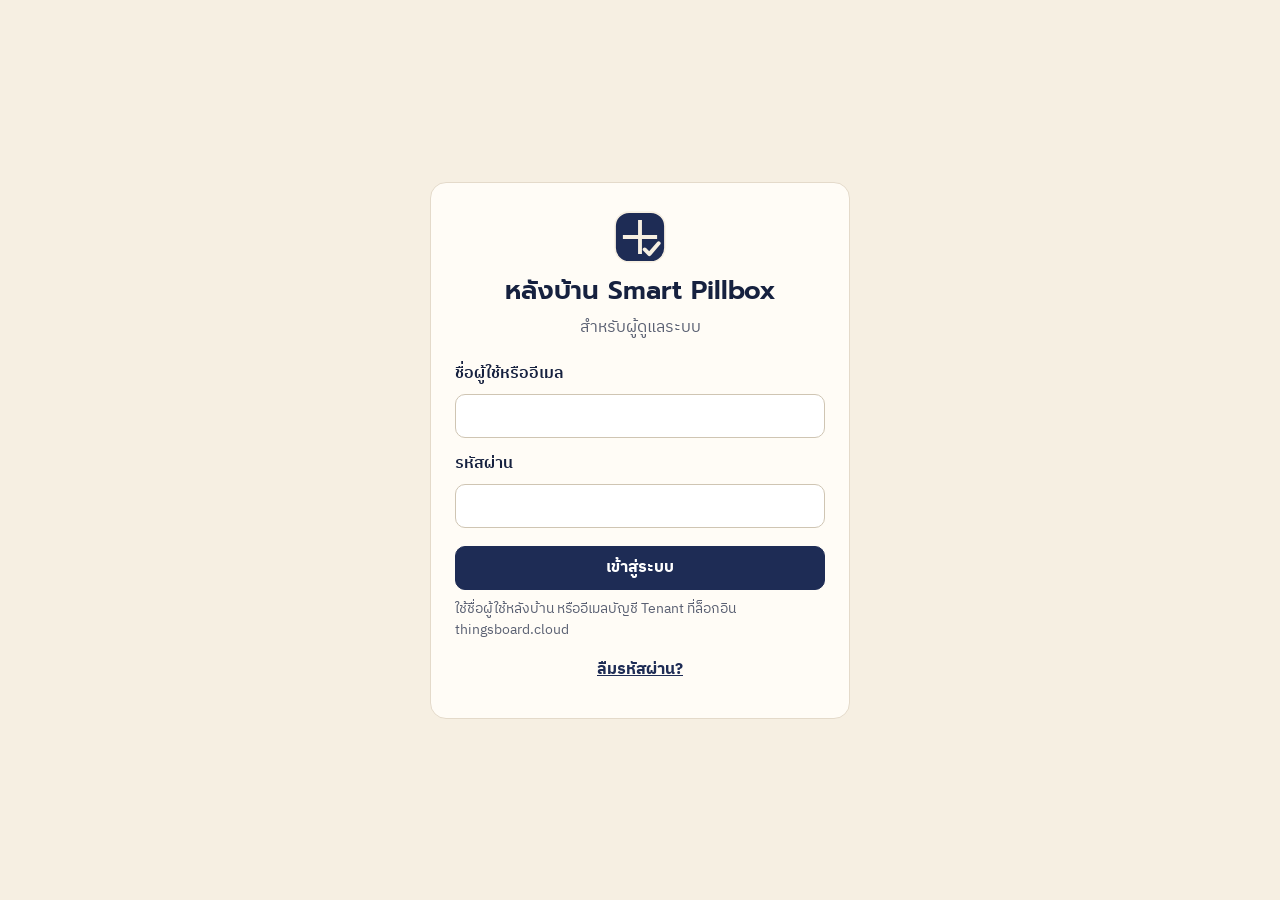
<file: Index.html>
<!doctype html>
<html lang="th">
<head>
<meta charset="utf-8">
<meta name="viewport" content="width=device-width, initial-scale=1, viewport-fit=cover">
<meta name="robots" content="noindex, nofollow">
<meta name="theme-color" content="#1E2C55">
<title>หลังบ้าน Smart Pillbox</title>
<link rel="icon" href="data:image/svg+xml,%3Csvg xmlns='http://www.w3.org/2000/svg' viewBox='0 0 36 36'%3E%3Crect x='2' y='2' width='32' height='32' rx='9' fill='%231E2C55'/%3E%3Cpath d='M18 7v22M7 18h22' stroke='%23F6EFE2' stroke-width='2.5'/%3E%3Cpath d='M21 26l3 3 6-7' stroke='%23F6EFE2' stroke-width='2.5' fill='none'/%3E%3C/svg%3E" type="image/svg+xml">
<link rel="preconnect" href="https://fonts.googleapis.com">
<link rel="preconnect" href="https://fonts.gstatic.com" crossorigin>
<link href="https://fonts.googleapis.com/css2?family=IBM+Plex+Sans+Thai:wght@400;500;600;700&family=Prompt:wght@500;600&display=swap" rel="stylesheet">
<link rel="stylesheet" href="admin.css">
</head>
<body>
<div id="app"></div>
<div id="toast" class="toast" role="status" aria-live="polite" hidden></div>
<noscript><p style="padding:24px">หน้านี้ต้องเปิด JavaScript</p></noscript>
<script src="admin-core.js"></script>
<script src="admin.js"></script>
</body>
</html>
</file>
<file: admin.css>
/* หลังบ้าน Smart Pillbox – โทนเดียวกับหน้าบ้าน (ครีม + กรมท่า) */
:root {
  --cream: #F6EFE2; --card: #FFFCF6; --line: #E4DACA; --field: #CFC5B3;
  --navy: #1E2C55; --navy-soft: #E3E7F1; --ink: #16213F; --muted: #5A6072;
  --green: #17663D; --green-bg: #DCEFE3; --orange: #9A3F07; --orange-bg: #FBE3CF;
  --red: #B3261E; --red-bg: #F9DEDC; --red-line: #E7A49F; --gray: #4F5562; --gray-bg: #ECE8E1;
}

* { box-sizing: border-box; }
html, body { margin: 0; background: var(--cream); color: var(--ink); }
body {
  font-family: 'IBM Plex Sans Thai', system-ui, -apple-system, 'Segoe UI', sans-serif;
  font-size: 16px; line-height: 1.5; -webkit-text-size-adjust: 100%;
}
h1, h2, h3, p { margin: 0; }
h1 { font-family: 'Prompt', 'IBM Plex Sans Thai', sans-serif; font-size: 26px; font-weight: 600; }
h2 { font-size: 18px; font-weight: 700; }
h3 { font-size: 15px; font-weight: 700; color: var(--muted); margin-bottom: 6px; }
a { color: var(--navy); }
button, input, select { font: inherit; }
[hidden] { display: none !important; }
code { font-family: ui-monospace, SFMono-Regular, Menlo, Consolas, monospace; font-size: 14px; }

.muted { color: var(--muted); }
.small { font-size: 14px; }
.text-orange { color: var(--orange); font-weight: 600; }
.stack { display: flex; flex-direction: column; gap: 16px; }
.row-between { display: flex; align-items: center; justify-content: space-between; gap: 12px; flex-wrap: wrap; }
.loading { color: var(--muted); padding: 32px 0; text-align: center; }

/* โครงหน้า: เมนูซ้าย + เนื้อหา */
.layout {
  display: grid; grid-template-columns: 248px minmax(0, 1fr); min-height: 100vh; min-height: 100dvh;
  background: linear-gradient(to right, var(--navy) 248px, transparent 248px);
}
.side {
  position: sticky; top: 0; height: 100vh; height: 100dvh; display: flex; flex-direction: column; gap: 20px;
  padding: 20px 14px; background: var(--navy); color: #FFFFFF;
}
.brand { display: flex; align-items: center; gap: 10px; padding: 0 6px; }
.brand strong { display: block; font-family: 'Prompt', sans-serif; font-size: 18px; font-weight: 600; }
.brand span { display: block; font-size: 13px; color: #C9D1E6; }
.nav { display: flex; flex-direction: column; gap: 4px; }
.nav a {
  display: flex; align-items: center; gap: 10px; min-height: 44px; padding: 8px 12px; border-radius: 10px;
  color: #DCE2F0; text-decoration: none; font-weight: 500;
}
.nav a:hover { background: rgba(255, 255, 255, 0.08); color: #FFFFFF; }
.nav a[aria-current="page"] { background: #FFFFFF; color: var(--navy); font-weight: 700; }
.side-out {
  margin-top: auto; display: flex; align-items: center; gap: 10px; min-height: 44px; padding: 8px 12px;
  border: 1px solid rgba(255, 255, 255, 0.3); border-radius: 10px; background: transparent; color: #FFFFFF; cursor: pointer;
}
.main { min-width: 0; padding: 28px 32px 48px; display: flex; flex-direction: column; gap: 20px; }
.head { display: flex; align-items: flex-start; justify-content: space-between; gap: 16px; flex-wrap: wrap; }
.head p { margin-top: 2px; }

/* การ์ด ตัวเลขสรุป และตาราง */
.card {
  background: var(--card); border: 1px solid var(--line); border-radius: 16px; padding: 18px 20px;
  display: flex; flex-direction: column; gap: 12px; min-width: 0;
}
.tiles { display: grid; grid-template-columns: repeat(auto-fit, minmax(170px, 1fr)); gap: 12px; }
.tile { background: var(--card); border: 1px solid var(--line); border-radius: 16px; padding: 14px 16px; display: flex; flex-direction: column; gap: 2px; }
.tile strong { font-family: 'Prompt', sans-serif; font-size: 34px; font-weight: 600; line-height: 1.15; }
.tile-label { font-size: 14px; font-weight: 600; color: var(--muted); }
.tile-sub { font-size: 13px; color: var(--muted); }
.tile.red { border-color: var(--red-line); background: var(--red-bg); }
.tile.red strong { color: var(--red); }
.tile.orange { border-color: #E8A774; background: var(--orange-bg); }
.tile.orange strong { color: var(--orange); }
.table-wrap { overflow-x: auto; }
.table { width: 100%; border-collapse: collapse; font-size: 15px; }
.table th {
  text-align: left; font-size: 13px; font-weight: 700; color: var(--muted);
  padding: 8px 10px; border-bottom: 1px solid var(--line); white-space: nowrap;
}
.table td { padding: 10px; border-bottom: 1px solid var(--line); vertical-align: middle; }
.table tr:last-child td { border-bottom: none; }
.table td.actions { white-space: nowrap; text-align: right; }
.table td.actions .btn + .btn { margin-left: 6px; }
.list { list-style: none; margin: 0; padding: 0; display: flex; flex-direction: column; gap: 8px; }
.list li { display: flex; align-items: center; gap: 8px; flex-wrap: wrap; }
.badge { display: inline-flex; align-items: center; padding: 3px 10px; border-radius: 999px; font-size: 13px; font-weight: 700; white-space: nowrap; }
.badge.green { background: var(--green-bg); color: var(--green); }
.badge.gray { background: var(--gray-bg); color: var(--gray); }
.badge.orange { background: var(--orange-bg); color: var(--orange); }
.badge.red { background: var(--red-bg); color: var(--red); }
.badge.navy { background: var(--navy-soft); color: var(--navy); }
.empty { text-align: center; color: var(--muted); align-items: center; }

/* ปุ่มและฟอร์ม */
.btn {
  display: inline-flex; align-items: center; justify-content: center; gap: 6px; min-height: 44px; padding: 0 16px;
  border-radius: 10px; border: 1px solid var(--field); background: var(--card); color: var(--navy);
  font-weight: 700; text-decoration: none; cursor: pointer;
}
.btn:disabled { opacity: 0.55; cursor: default; }
.btn.primary { background: var(--navy); border-color: var(--navy); color: #FFFFFF; }
.btn.danger { color: var(--red); border-color: var(--red-line); }
.btn.armed { background: var(--red); border-color: var(--red); color: #FFFFFF; }
.btn.ghost { border-color: transparent; background: transparent; text-decoration: underline; }
.btn.small { min-height: 36px; padding: 0 12px; font-size: 14px; }
.input {
  width: 100%; min-height: 44px; padding: 0 12px; border: 1px solid var(--field); border-radius: 10px;
  background: #FFFFFF; color: var(--ink); font-size: 16px;
}
.field { display: flex; flex-direction: column; gap: 4px; min-width: 0; }
.field span { font-size: 14px; font-weight: 600; }
.fields { display: flex; align-items: flex-end; gap: 12px; flex-wrap: wrap; }
.fields .field { flex: 1 1 200px; }
.form-grid { display: grid; grid-template-columns: repeat(auto-fit, minmax(200px, 1fr)); gap: 12px; align-items: end; }
.form-grid .check, .form-grid .alert, .form-grid .btn { grid-column: 1 / -1; justify-self: start; }
.form-grid .hint { grid-column: 1 / -1; margin: 0; font-size: 14px; color: var(--muted); }
.check { display: flex; align-items: center; gap: 8px; font-size: 15px; }
.check input { width: 18px; height: 18px; }
.inline { display: flex; gap: 8px; flex-wrap: wrap; align-items: center; margin-top: 8px; }
.inline .input { flex: 1 1 220px; width: auto; min-width: 0; max-width: 420px; }
select.input { text-overflow: ellipsis; }
.alert { padding: 10px 12px; border-radius: 10px; background: var(--orange-bg); color: var(--orange); font-weight: 600; font-size: 15px; }
.note { padding: 10px 12px; border-radius: 10px; font-weight: 600; font-size: 15px; }
.note.info { background: var(--navy-soft); color: var(--navy); }
.note.warn { background: var(--orange-bg); color: var(--orange); }
.chips { display: flex; gap: 8px; flex-wrap: wrap; }
.chip {
  min-height: 40px; padding: 0 14px; border-radius: 999px; border: 1px solid var(--field);
  background: var(--card); color: var(--navy); font-weight: 600; cursor: pointer;
}
.chip[aria-pressed="true"] { background: var(--navy); border-color: var(--navy); color: #FFFFFF; }
.input:focus, .btn:focus-visible, .chip:focus-visible, .nav a:focus-visible, .side-out:focus-visible, summary:focus-visible {
  outline: 3px solid #6B8BD6; outline-offset: 2px;
}

/* ผู้สูงอายุ ผู้ดูแล และกล่องคัดลอก */
.cols { display: flex; flex-direction: column; gap: 14px; }
.cols > div { min-width: 0; }
.cols > div + div { border-top: 1px solid var(--line); padding-top: 14px; }
details.sub { margin-top: 10px; }
details.sub summary { cursor: pointer; font-weight: 700; color: var(--navy); min-height: 40px; display: flex; align-items: center; }
details.sub form { margin-top: 8px; }
.token-box { background: var(--navy-soft); border-radius: 12px; padding: 14px 16px; display: flex; flex-direction: column; gap: 8px; }
.copy-row { display: flex; gap: 8px; align-items: center; flex-wrap: wrap; }
.copy-row code {
  flex: 1 1 240px; min-width: 0; padding: 8px 10px; border-radius: 8px;
  background: #FFFFFF; border: 1px solid var(--line); overflow-wrap: anywhere;
}
.steps { margin: 0; padding-left: 20px; font-size: 15px; }
.kv { display: grid; grid-template-columns: max-content minmax(0, 1fr); gap: 6px 16px; margin: 0; }
.kv dt { color: var(--muted); }
.kv dd { margin: 0; font-weight: 600; overflow-wrap: anywhere; }

/* หน้าเข้าสู่ระบบ */
.center-wrap { min-height: 100vh; min-height: 100dvh; display: flex; align-items: center; justify-content: center; padding: 24px 16px; }
.auth { width: 100%; max-width: 420px; gap: 8px; padding: 26px 24px; }
.auth label { font-weight: 600; margin-top: 6px; }
.auth-form { display: flex; flex-direction: column; gap: 8px; }
.auth-form > .btn.primary { margin-top: 10px; }
.auth-head { display: flex; flex-direction: column; align-items: center; gap: 6px; text-align: center; margin-bottom: 8px; }
.forgot { display: flex; flex-direction: column; gap: 8px; padding: 12px 14px; border-radius: 12px; background: var(--navy-soft); }
.forgot .inline { margin-top: 0; }
.forgot .inline .input { max-width: none; }
.note.ok { background: var(--green-bg); color: var(--green); }

/* ตารางยา */
.meal.has-err { border-color: #E8A774; }
.med-list { display: flex; flex-direction: column; gap: 8px; }
.med-row { display: flex; align-items: center; gap: 8px; flex-wrap: wrap; }
.med-row .med-name { flex: 1 1 220px; width: auto; min-width: 0; }
.qty { display: flex; align-items: center; gap: 6px; font-size: 15px; }
.qty .input { width: 84px; }
.time-field { display: flex; align-items: center; gap: 8px; font-weight: 600; }
.time-field .input { width: 140px; }
.field-err { color: var(--orange); font-weight: 600; font-size: 15px; }

/* ข้อความแจ้งชั่วคราว */
.toast {
  position: fixed; left: 50%; bottom: 24px; transform: translateX(-50%); z-index: 20;
  width: max-content; max-width: calc(100% - 32px); padding: 12px 16px; border-radius: 12px;
  background: var(--ink); color: #FFFFFF; font-weight: 600; text-align: center;
}
@media (min-width: 861px) { .toast { left: calc(50% + 124px); max-width: calc(100% - 248px - 32px); } } .toast.ok { background: var(--green); }
.toast.err { background: var(--red); }

/* แท็บเล็ตและมือถือ: เมนูย้ายไปด้านบน */
@media (max-width: 860px) {
  .layout { grid-template-columns: minmax(0, 1fr); background: none; }
  .side { position: static; height: auto; flex-direction: row; flex-wrap: wrap; align-items: center; gap: 10px 12px; padding: 12px 16px; }
  .brand { flex: 1; padding: 0; }
  .side-out { margin-top: 0; min-height: 40px; }
  .nav { order: 3; width: 100%; flex-direction: row; overflow-x: auto; gap: 6px; scrollbar-width: none; }
  .nav a { flex: 0 0 auto; min-height: 40px; padding: 6px 12px; }
  .main { padding: 18px 16px 40px; }
  .inline .input { max-width: none; }
}

/* มือถือ: ตารางเปลี่ยนเป็นการ์ดทีละแถว */
@media (max-width: 640px) {
  h1 { font-size: 22px; }
  .card { padding: 16px; }
  .table thead { display: none; }
  .table, .table tbody, .table tr, .table td { display: block; width: 100%; }
  .table tr { padding: 10px 0; border-bottom: 1px solid var(--line); }
  .table tr:last-child { border-bottom: none; }
  .table td { border: none; padding: 3px 0; display: flex; gap: 10px; }
  .table td::before { content: attr(data-label); flex: 0 0 104px; color: var(--muted); font-size: 13px; font-weight: 600; }
  .table td.actions { text-align: left; white-space: normal; flex-wrap: wrap; gap: 6px; padding-top: 8px; }
  .table td.actions::before { content: none; }
  .table td.actions .btn + .btn { margin-left: 0; }
}
</file>
